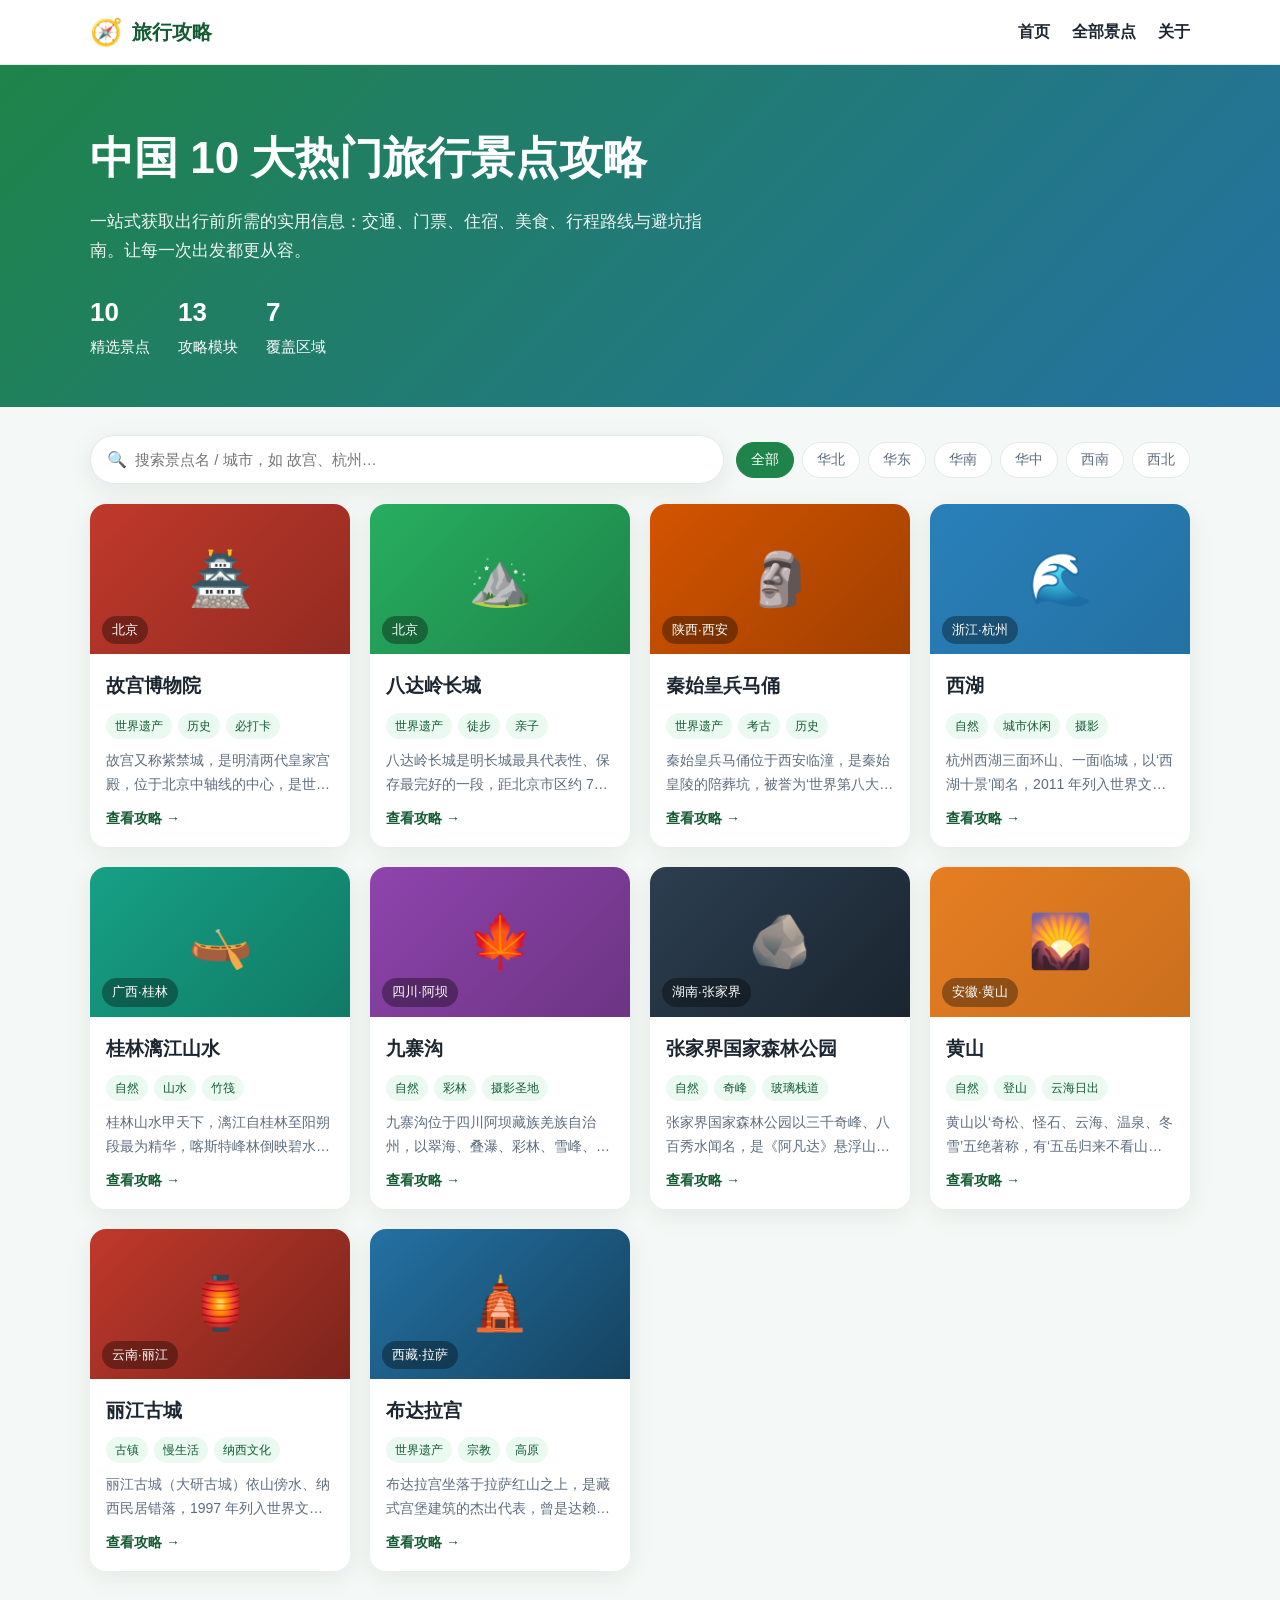
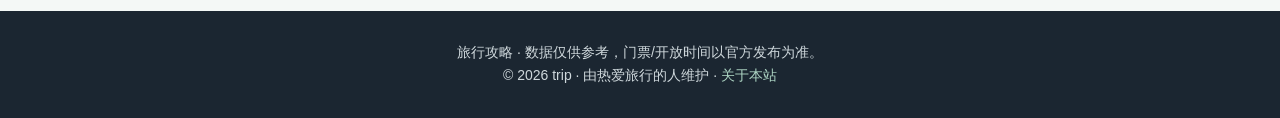
<file: index.html>
<!DOCTYPE html>
<html lang="zh-CN">
<head>
  <meta charset="UTF-8" />
  <meta name="viewport" content="width=device-width, initial-scale=1.0" />
  <title>旅行攻略 · 中国10大热门景点</title>
  <meta name="description" content="精选中国10大热门旅行景点，提供交通、门票、住宿、美食、行程与避坑的深度攻略。" />
  <link rel="stylesheet" href="assets/css/style.css" />
</head>
<body>
  <header class="site-header">
    <div class="container">
      <a class="brand" href="index.html"><span class="logo">🧭</span><span>旅行攻略</span></a>
      <nav class="nav">
        <a href="index.html" class="brand-link">首页</a>
        <a href="index.html#attractions">全部景点</a>
        <a href="about.html">关于</a>
      </nav>
    </div>
  </header>

  <section class="hero">
    <div class="container">
      <h1>中国 10 大热门旅行景点攻略</h1>
      <p>一站式获取出行前所需的实用信息：交通、门票、住宿、美食、行程路线与避坑指南。让每一次出发都更从容。</p>
      <div class="stats">
        <div><b id="stat-count">10</b>精选景点</div>
        <div><b>13</b>攻略模块</div>
        <div><b>7</b>覆盖区域</div>
      </div>
    </div>
  </section>

  <main class="container">
    <div class="controls" id="attractions">
      <label class="search">
        <span>🔍</span>
        <input id="search-input" type="text" placeholder="搜索景点名 / 城市，如 故宫、杭州…" />
      </label>
      <div class="region-tabs" id="region-tabs"></div>
    </div>
    <div class="grid" id="card-grid"></div>
    <div class="empty" id="empty" style="display:none">没有匹配的景点，换个关键词试试～</div>
  </main>

  <footer class="site-footer">
    <div class="container">
      <p>旅行攻略 · 数据仅供参考，门票/开放时间以官方发布为准。</p>
      <p>© 2026 trip · 由热爱旅行的人维护 · <a href="about.html">关于本站</a></p>
    </div>
  </footer>

  <script src="assets/js/data.js"></script>
  <script src="assets/js/home.js"></script>
</body>
</html>
</file>
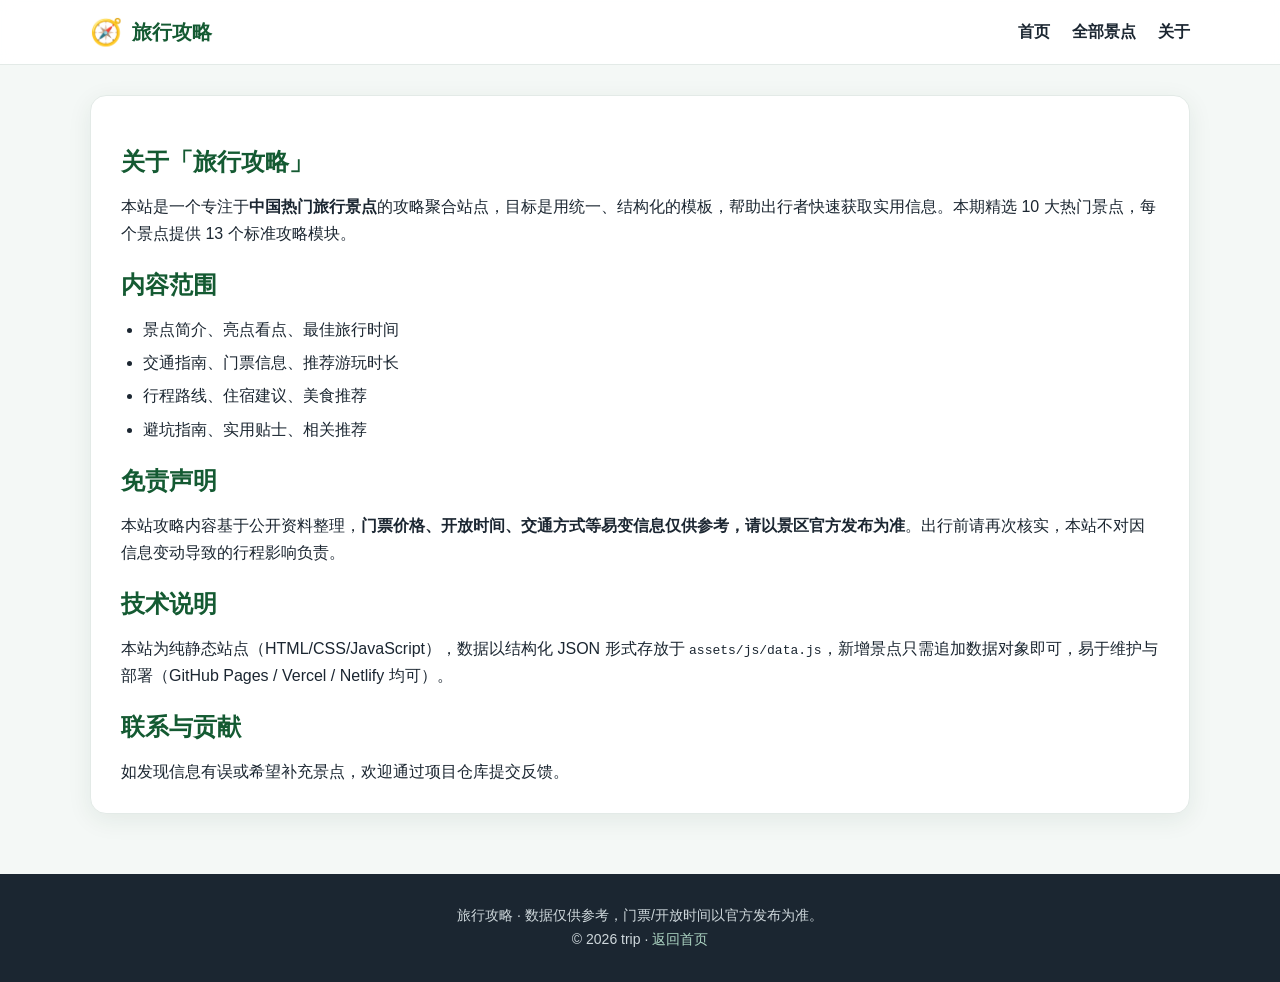
<file: about.html>
<!DOCTYPE html>
<html lang="zh-CN">
<head>
  <meta charset="UTF-8" />
  <meta name="viewport" content="width=device-width, initial-scale=1.0" />
  <title>关于本站 · 旅行攻略</title>
  <meta name="description" content="关于旅行攻略网站的说明与免责声明。" />
  <link rel="stylesheet" href="assets/css/style.css" />
</head>
<body>
  <header class="site-header">
    <div class="container">
      <a class="brand" href="index.html"><span class="logo">🧭</span><span>旅行攻略</span></a>
      <nav class="nav">
        <a href="index.html" class="brand-link">首页</a>
        <a href="index.html#attractions">全部景点</a>
        <a href="about.html">关于</a>
      </nav>
    </div>
  </header>

  <main class="container">
    <div class="prose">
      <h2>关于「旅行攻略」</h2>
      <p>本站是一个专注于<strong>中国热门旅行景点</strong>的攻略聚合站点，目标是用统一、结构化的模板，帮助出行者快速获取实用信息。本期精选 10 大热门景点，每个景点提供 13 个标准攻略模块。</p>

      <h2>内容范围</h2>
      <ul>
        <li>景点简介、亮点看点、最佳旅行时间</li>
        <li>交通指南、门票信息、推荐游玩时长</li>
        <li>行程路线、住宿建议、美食推荐</li>
        <li>避坑指南、实用贴士、相关推荐</li>
      </ul>

      <h2>免责声明</h2>
      <p>本站攻略内容基于公开资料整理，<strong>门票价格、开放时间、交通方式等易变信息仅供参考，请以景区官方发布为准</strong>。出行前请再次核实，本站不对因信息变动导致的行程影响负责。</p>

      <h2>技术说明</h2>
      <p>本站为纯静态站点（HTML/CSS/JavaScript），数据以结构化 JSON 形式存放于 <code>assets/js/data.js</code>，新增景点只需追加数据对象即可，易于维护与部署（GitHub Pages / Vercel / Netlify 均可）。</p>

      <h2>联系与贡献</h2>
      <p>如发现信息有误或希望补充景点，欢迎通过项目仓库提交反馈。</p>
    </div>
  </main>

  <footer class="site-footer">
    <div class="container">
      <p>旅行攻略 · 数据仅供参考，门票/开放时间以官方发布为准。</p>
      <p>© 2026 trip · <a href="index.html">返回首页</a></p>
    </div>
  </footer>
</body>
</html>
</file>
<file: assets/css/style.css>
:root {
  --green: #1e8449;
  --green-dark: #145a32;
  --blue: #2471a3;
  --ink: #1b2631;
  --muted: #5d6d7e;
  --bg: #f4f8f6;
  --card: #ffffff;
  --line: #e3eae7;
  --shadow: 0 6px 24px rgba(20, 60, 40, 0.08);
  --radius: 16px;
}

* { box-sizing: border-box; margin: 0; padding: 0; }

body {
  font-family: -apple-system, BlinkMacSystemFont, "Segoe UI", "PingFang SC",
    "Hiragino Sans GB", "Microsoft YaHei", sans-serif;
  color: var(--ink);
  background: var(--bg);
  line-height: 1.7;
  -webkit-font-smoothing: antialiased;
}

a { color: var(--green-dark); text-decoration: none; }
a:hover { text-decoration: underline; }

.container { width: min(1100px, 92vw); margin: 0 auto; }

/* Header */
.site-header {
  position: sticky; top: 0; z-index: 50;
  background: rgba(255, 255, 255, 0.92);
  backdrop-filter: blur(8px);
  border-bottom: 1px solid var(--line);
}
.site-header .container {
  display: flex; align-items: center; justify-content: space-between;
  height: 64px; gap: 16px;
}
.brand { display: flex; align-items: center; gap: 10px; font-weight: 800; font-size: 20px; color: var(--green-dark); }
.brand .logo { font-size: 26px; }
.nav { display: flex; gap: 22px; font-weight: 600; }
.nav a { color: var(--ink); }
.nav a:hover { color: var(--green); text-decoration: none; }

/* Hero */
.hero {
  background: linear-gradient(135deg, var(--green), var(--blue));
  color: #fff; padding: 56px 0 48px;
}
.hero h1 { font-size: clamp(28px, 5vw, 44px); margin-bottom: 12px; }
.hero p { font-size: 17px; opacity: 0.92; max-width: 640px; }
.hero .stats { display: flex; gap: 28px; margin-top: 24px; flex-wrap: wrap; }
.hero .stats div { font-size: 15px; }
.hero .stats b { display: block; font-size: 26px; }

/* Controls */
.controls {
  display: flex; flex-wrap: wrap; gap: 12px; align-items: center;
  margin: 28px 0 20px;
}
.search {
  flex: 1 1 240px; display: flex; align-items: center; gap: 8px;
  background: #fff; border: 1px solid var(--line); border-radius: 999px;
  padding: 10px 16px; box-shadow: var(--shadow);
}
.search input { border: 0; outline: 0; flex: 1; font-size: 15px; background: transparent; }
.region-tabs { display: flex; flex-wrap: wrap; gap: 8px; }
.chip {
  border: 1px solid var(--line); background: #fff; color: var(--muted);
  padding: 8px 14px; border-radius: 999px; cursor: pointer; font-size: 14px;
  transition: all .15s;
}
.chip:hover { border-color: var(--green); color: var(--green-dark); }
.chip.active { background: var(--green); color: #fff; border-color: var(--green); }

/* Grid */
.grid {
  display: grid; gap: 20px;
  grid-template-columns: repeat(auto-fill, minmax(260px, 1fr));
  padding-bottom: 40px;
}
.card {
  background: var(--card); border-radius: var(--radius); overflow: hidden;
  box-shadow: var(--shadow); transition: transform .18s, box-shadow .18s;
  display: flex; flex-direction: column;
}
.card:hover { transform: translateY(-4px); box-shadow: 0 12px 32px rgba(20,60,40,.14); }
.card .cover {
  height: 150px; display: flex; align-items: center; justify-content: center;
  font-size: 52px; color: #fff; position: relative;
}
.card .cover .city {
  position: absolute; left: 12px; bottom: 10px; font-size: 13px;
  background: rgba(0,0,0,.35); padding: 3px 10px; border-radius: 999px; color:#fff;
}
.card .body { padding: 16px; flex: 1; display: flex; flex-direction: column; gap: 10px; }
.card h3 { font-size: 19px; }
.card .tags { display: flex; flex-wrap: wrap; gap: 6px; }
.card .tag { font-size: 12px; background: #eafaf1; color: var(--green-dark); padding: 3px 9px; border-radius: 999px; }
.card .desc { color: var(--muted); font-size: 14px; flex: 1;
  display: -webkit-box; -webkit-line-clamp: 2; -webkit-box-orient: vertical; overflow: hidden; }
.card .more { font-weight: 700; color: var(--green-dark); font-size: 14px; }

.empty { text-align: center; color: var(--muted); padding: 60px 0; }

/* Footer */
.site-footer {
  background: var(--ink); color: #cfd8dc; padding: 30px 0; font-size: 14px;
  text-align: center;
}
.site-footer a { color: #aed6c4; }

/* Detail page */
.detail-hero { color: #fff; padding: 48px 0 40px; }
.detail-hero .emoji { font-size: 60px; }
.detail-hero h1 { font-size: clamp(26px, 5vw, 40px); margin: 8px 0; }
.detail-hero .meta { opacity: .9; }
.detail-hero .tags { margin-top: 14px; display: flex; gap: 8px; flex-wrap: wrap; }
.detail-hero .tag { background: rgba(255,255,255,.2); padding: 4px 12px; border-radius: 999px; font-size: 13px; }

.layout { display: grid; grid-template-columns: 220px 1fr; gap: 32px; padding: 32px 0 60px; }
.toc { position: sticky; top: 84px; align-self: start; background: #fff; border: 1px solid var(--line); border-radius: 12px; padding: 16px; }
.toc h4 { font-size: 13px; color: var(--muted); margin-bottom: 10px; text-transform: uppercase; letter-spacing: .05em; }
.toc a { display: block; padding: 6px 0; color: var(--ink); font-size: 14px; }
.toc a:hover { color: var(--green); text-decoration: none; }

.section { background: #fff; border: 1px solid var(--line); border-radius: var(--radius); padding: 22px 24px; margin-bottom: 18px; box-shadow: var(--shadow); }
.section h2 { font-size: 20px; margin-bottom: 12px; color: var(--green-dark); display: flex; align-items: center; gap: 8px; }
.section h2::before { content: ""; width: 6px; height: 20px; background: var(--green); border-radius: 4px; display: inline-block; }
.section ul { padding-left: 20px; }
.section li { margin: 6px 0; }
.section p { color: #2c3e50; }

.route { border-left: 3px solid var(--blue); padding: 8px 14px; margin: 10px 0; background: #f2f8fb; border-radius: 0 8px 8px 0; }
.route b { color: var(--blue); }

.related-grid { display: grid; grid-template-columns: repeat(auto-fill, minmax(180px,1fr)); gap: 14px; }
.related-card { border: 1px solid var(--line); border-radius: 12px; overflow: hidden; }
.related-card .cover { height: 80px; display:flex; align-items:center; justify-content:center; font-size: 32px; color:#fff; }
.related-card .body { padding: 10px 12px; font-size: 14px; font-weight: 600; }

.back-top { display: inline-block; margin-top: 10px; color: var(--muted); font-size: 13px; }

/* About */
.prose { background: #fff; border: 1px solid var(--line); border-radius: var(--radius); padding: 28px 30px; box-shadow: var(--shadow); margin: 30px 0 60px; }
.prose h2 { color: var(--green-dark); margin: 18px 0 10px; }
.prose ul { padding-left: 22px; }
.prose li { margin: 6px 0; }

/* Responsive */
@media (max-width: 820px) {
  .layout { grid-template-columns: 1fr; }
  .toc { position: static; }
  .nav { gap: 14px; font-size: 14px; }
}
@media (max-width: 520px) {
  .nav a:not(.brand-link) { display: none; }
}
</file>
